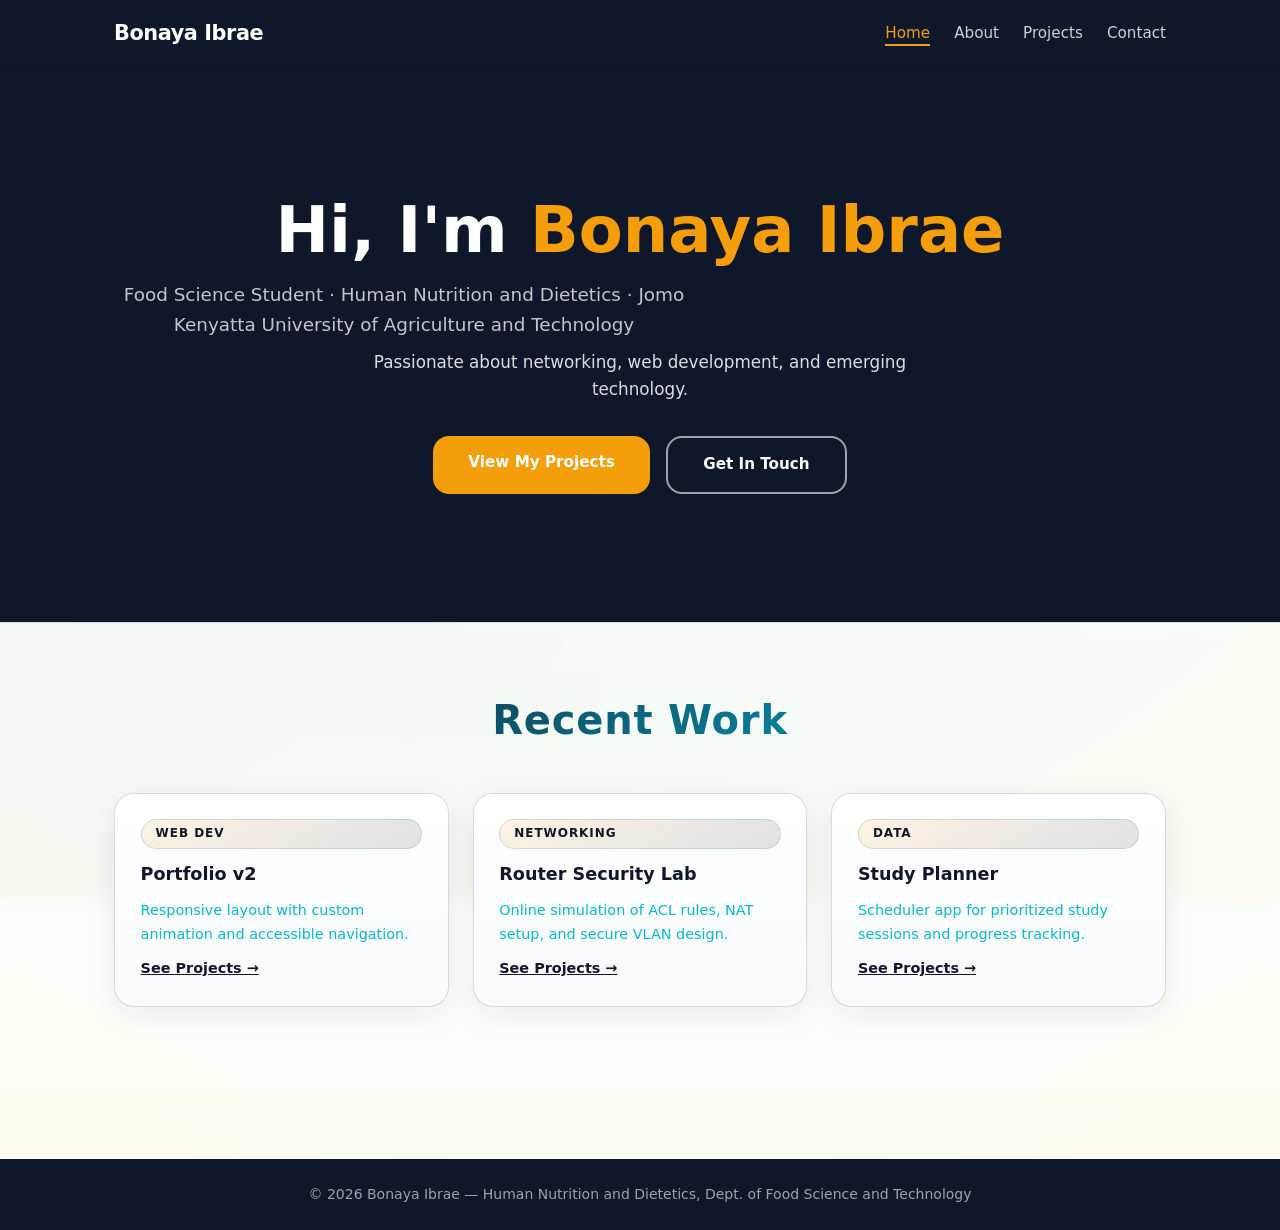
<file: index.html>
<!-- Paste this into EVERY HTML file and customise the <title> and <main> -->
<!DOCTYPE html>
<html lang="en">
<head>
  <meta charset="UTF-8">
  <!-- REQUIRED for responsive design on mobile -->
  <meta name="viewport" content="width=device-width, initial-scale=1.0">
  <meta name="description" content="Portfolio of Bonaya Ibrae — Food Science student at JKUAT">
  <title>Bonaya Ibrae | Portfolio</title>
  <link rel="stylesheet" href="css/style.css">
  <meta name="google-site-verification" content="IMWEQJsufeYtgXxwFRLSCEkJa6uYk1u47TuHpb3jnJY" />
  <meta name="google-site-verification" content="IMWEQJsufeYtgXxwFRLSCEkJa6uYk1u47TuHpb3jnJY" />
</head>
<body>

  <!-- Skip link: allows keyboard users to skip the nav -->
  <a href="#main" class="skip-link">Skip to main content</a>

  <header>
    <div class="container">
      <a href="index.html" class="logo">Bonaya Ibrae</a>
      <nav aria-label="Main navigation">
        <ul>
          <!-- Add class="active" to the current page's link -->
          <li><a href="index.html" class="active">Home</a></li>
          <li><a href="about.html">About</a></li>
          <li><a href="projects.html">Projects</a></li>
          <li><a href="contact.html">Contact</a></li>
        </ul>
      </nav>
    </div>
  </header>

  <main id="main">
   <section class="hero">
  <div class="container">
    <h1>Hi, I'm <span class="accent">Bonaya Ibrae</span></h1>
    <p class="tagline">Food Science Student · Human Nutrition and Dietetics · Jomo Kenyatta University of Agriculture and Technology</p>
    <p>Passionate about networking, web development, and emerging technology.</p>
    <div class="hero-btns">
      <a href="projects.html" class="btn">View My Projects</a>
      <a href="contact.html" class="btn btn-outline">Get In Touch</a>
    </div>
  </div>
</section>

<section class="recent-projects">
  <div class="container">
    <h2>Recent Work</h2>
    <div class="cards">
      <article class="card">
        <span class="card-tag">Web Dev</span>
        <h3>Portfolio v2</h3>
        <p>Responsive layout with custom animation and accessible navigation.</p>
        <a href="projects.html" class="card-link">See Projects →</a>
      </article>
      <article class="card">
        <span class="card-tag">Networking</span>
        <h3>Router Security Lab</h3>
        <p>Online simulation of ACL rules, NAT setup, and secure VLAN design.</p>
        <a href="projects.html" class="card-link">See Projects →</a>
      </article>
      <article class="card">
        <span class="card-tag">Data</span>
        <h3>Study Planner</h3>
        <p>Scheduler app for prioritized study sessions and progress tracking.</p>
        <a href="projects.html" class="card-link">See Projects →</a>
      </article>
    </div>
  </div>
</section>
  </main>

  <footer>
    <div class="container">
      <p>&copy; <span id="year"></span> Bonaya Ibrae — Human Nutrition and Dietetics, Dept. of Food Science and Technology</p>
    </div>
  </footer>
  <script>document.getElementById('year').textContent = new Date().getFullYear();</script>
</body>
</html>
</file>
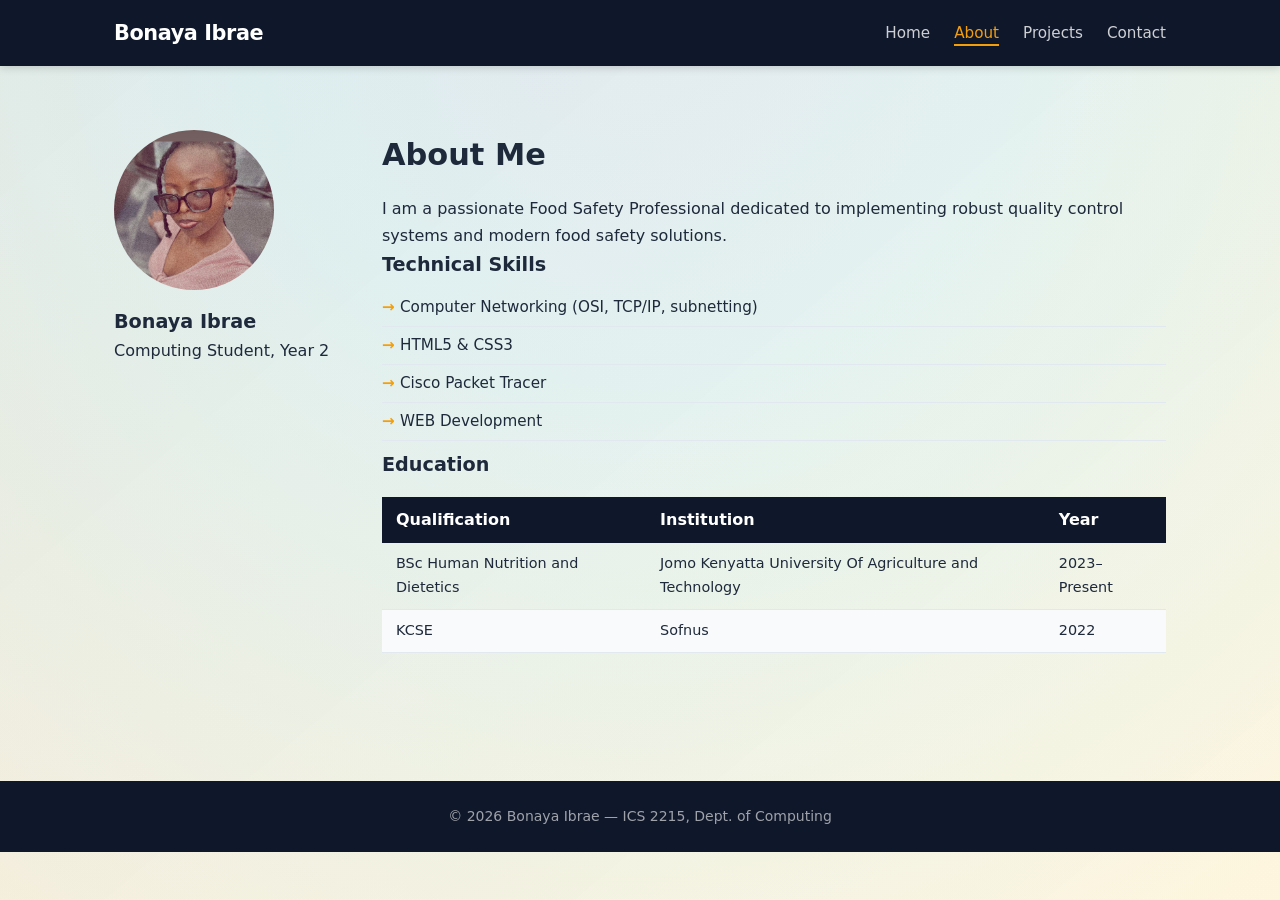
<file: about.html>
<!-- Paste this into EVERY HTML file and customise the <title> and <main> -->
<!DOCTYPE html>
<html lang="en">
<head>
  <meta charset="UTF-8">
  <!-- REQUIRED for responsive design on mobile -->
  <meta name="viewport" content="width=device-width, initial-scale=1.0">
  <meta name="description" content="Portfolio of Bonaya Ibrae — Food Science student at Jkuat">
  <title>Bonaya Ibrae | Portfolio</title>
  <link rel="stylesheet" href="css/style.css">
</head>
<body>

  <!-- Skip link: allows keyboard users to skip the nav -->
  <a href="#main" class="skip-link">Skip to main content</a>

  <header>
    <div class="container">
      <a href="index.html" class="logo">Bonaya Ibrae</a>
      <nav aria-label="Main navigation">
        <ul>
          <!-- Add class="active" to the current page's link -->
          <li><a href="index.html">Home</a></li>
          <li><a href="about.html" class="active">About</a></li>
          <li><a href="projects.html">Projects</a></li>
          <li><a href="contact.html">Contact</a></li>
        </ul>
      </nav>
    </div>
  </header>

  <main id="main">
  <section class="about-section">
  <div class="container about-grid">

    <aside>
      <!-- Profile photo -->
      <img src="Images/profile.jpg"
           alt="[Your Name] — profile photo"
           class="profile-img">
      <h3>Bonaya Ibrae</h3>
      <p class="role">Computing Student, Year 2</p>
    </aside>

    <div>
      <h2>About Me</h2>
      <p>I am a passionate Food Safety Professional dedicated to implementing robust quality control systems and modern food safety solutions.</p>

      <h3>Technical Skills</h3>
      <ul class="skills-list">
        <li>Computer Networking (OSI, TCP/IP, subnetting)</li>
        <li>HTML5 & CSS3</li>
        <li>Cisco Packet Tracer</li>
        <li>WEB Development</li>
      </ul>

      <h3>Education</h3>
      <table>
        <thead>
          <tr><th>Qualification</th><th>Institution</th><th>Year</th></tr>
        </thead>
        <tbody>
          <tr><td>BSc Human Nutrition and Dietetics</td><td>Jomo Kenyatta University Of Agriculture and Technology</td><td>2023–Present</td></tr>
          <tr><td>KCSE</td><td>Sofnus</td><td>2022</td></tr>
        </tbody>
      </table>
    </div>
  </div>
</section>
  </main>

  <footer>
    <div class="container">
      <p>&copy; <span id="year"></span> Bonaya Ibrae — ICS 2215, Dept. of Computing</p>
    </div>
  </footer>
  <script>document.getElementById('year').textContent = new Date().getFullYear();</script>
</body>
</html>
</file>
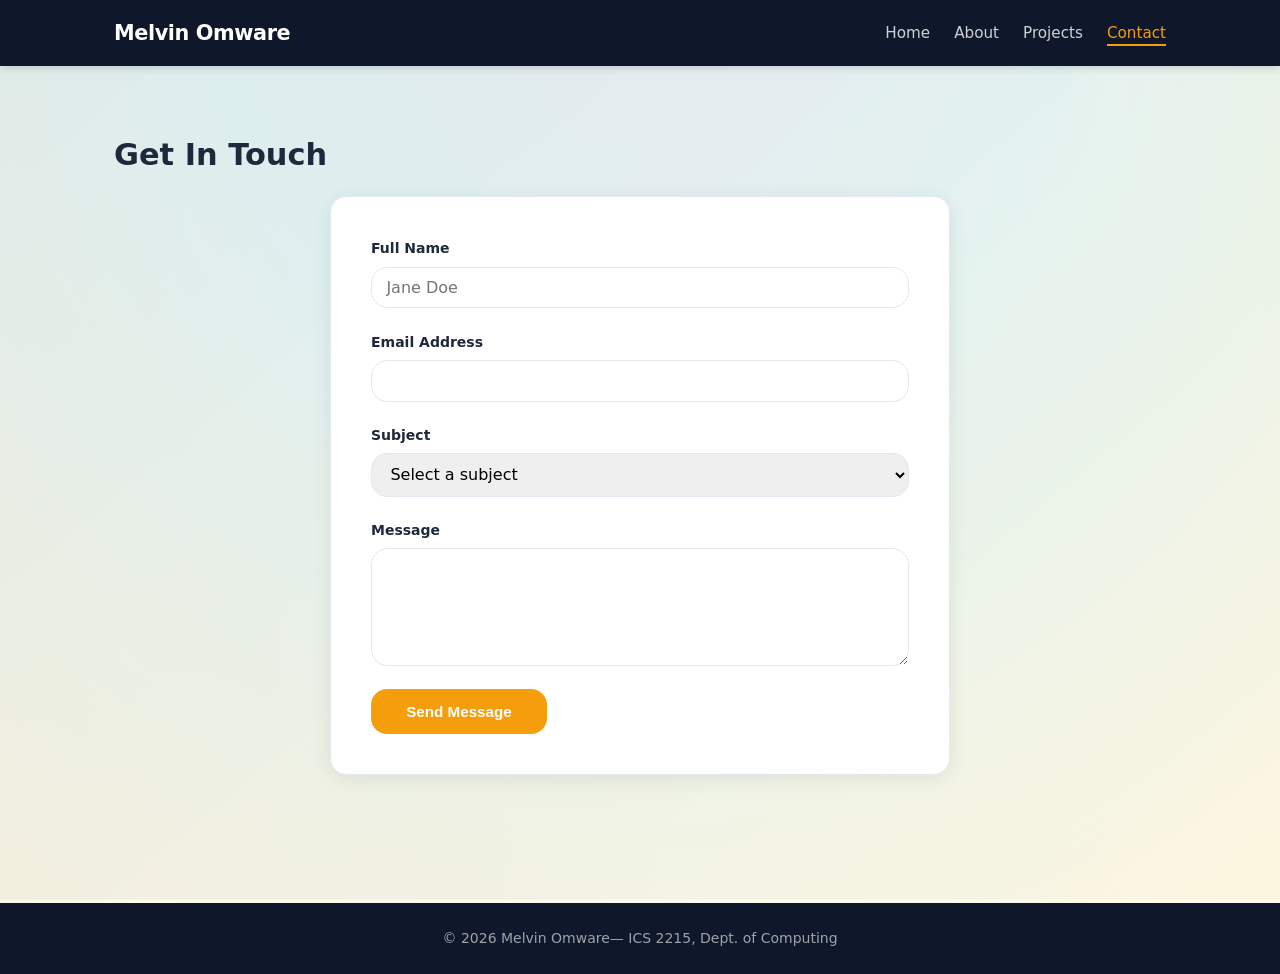
<file: contact.html>
<!-- Paste this into EVERY HTML file and customise the <title> and <main> -->
<!DOCTYPE html>
<html lang="en">
<head>
  <meta charset="UTF-8">
  <!-- REQUIRED for responsive design on mobile -->
  <meta name="viewport" content="width=device-width, initial-scale=1.0">
  <meta name="description" content="Portfolio of Melvin Omware — Computing student at Jkuat">
  <title>Melvin Omware | Portfolio</title>
  <link rel="stylesheet" href="css/style.css">
</head>
<body>

  <!-- Skip link: allows keyboard users to skip the nav -->
  <a href="#main" class="skip-link">Skip to main content</a>

  <header>
    <div class="container">
      <a href="index.html" class="logo">Melvin Omware</a>
      <nav aria-label="Main navigation">
        <ul>
          <!-- Add class="active" to the current page's link -->
          <li><a href="index.html">Home</a></li>
          <li><a href="about.html">About</a></li>
          <li><a href="projects.html">Projects</a></li>
          <li><a href="contact.html" class="active">Contact</a></li>
        </ul>
      </nav>
    </div>
  </header>

  <main id="main">
<section class="contact-section">
  <div class="container">
    <h2>Get In Touch</h2>
    <!-- action="#" keeps the form on the same page (no backend for this lab) -->
    <form class="contact-form" action="#" method="POST" novalidate>

      <div class="form-group">
        <label for="name">Full Name</label>
        <input type="text" id="name" name="name"
               placeholder="Jane Doe" required>
      </div>

      <div class="form-group">
        <label for="email">Email Address</label>
        <input type="email" id="email" name="email" required>
      </div>

      <div class="form-group">
        <label for="subject">Subject</label>
        <select id="subject" name="subject">
          <option value="">Select a subject</option>
          <option>Collaboration</option>
          <option>Employment Opportunity</option>
          <option>General Enquiry</option>
        </select>
      </div>

      <div class="form-group">
        <label for="msg">Message</label>
        <textarea id="msg" name="message" rows="5" required></textarea>
      </div>

      <button type="submit" class="btn">Send Message</button>
    </form>
  </div>
</section>  </main>

  <footer>
    <div class="container">
      <p>&copy; <span id="year"></span> Melvin Omware— ICS 2215, Dept. of Computing</p>
    </div>
  </footer>
  <script>document.getElementById('year').textContent = new Date().getFullYear();</script>
</body>
</html>
</file>
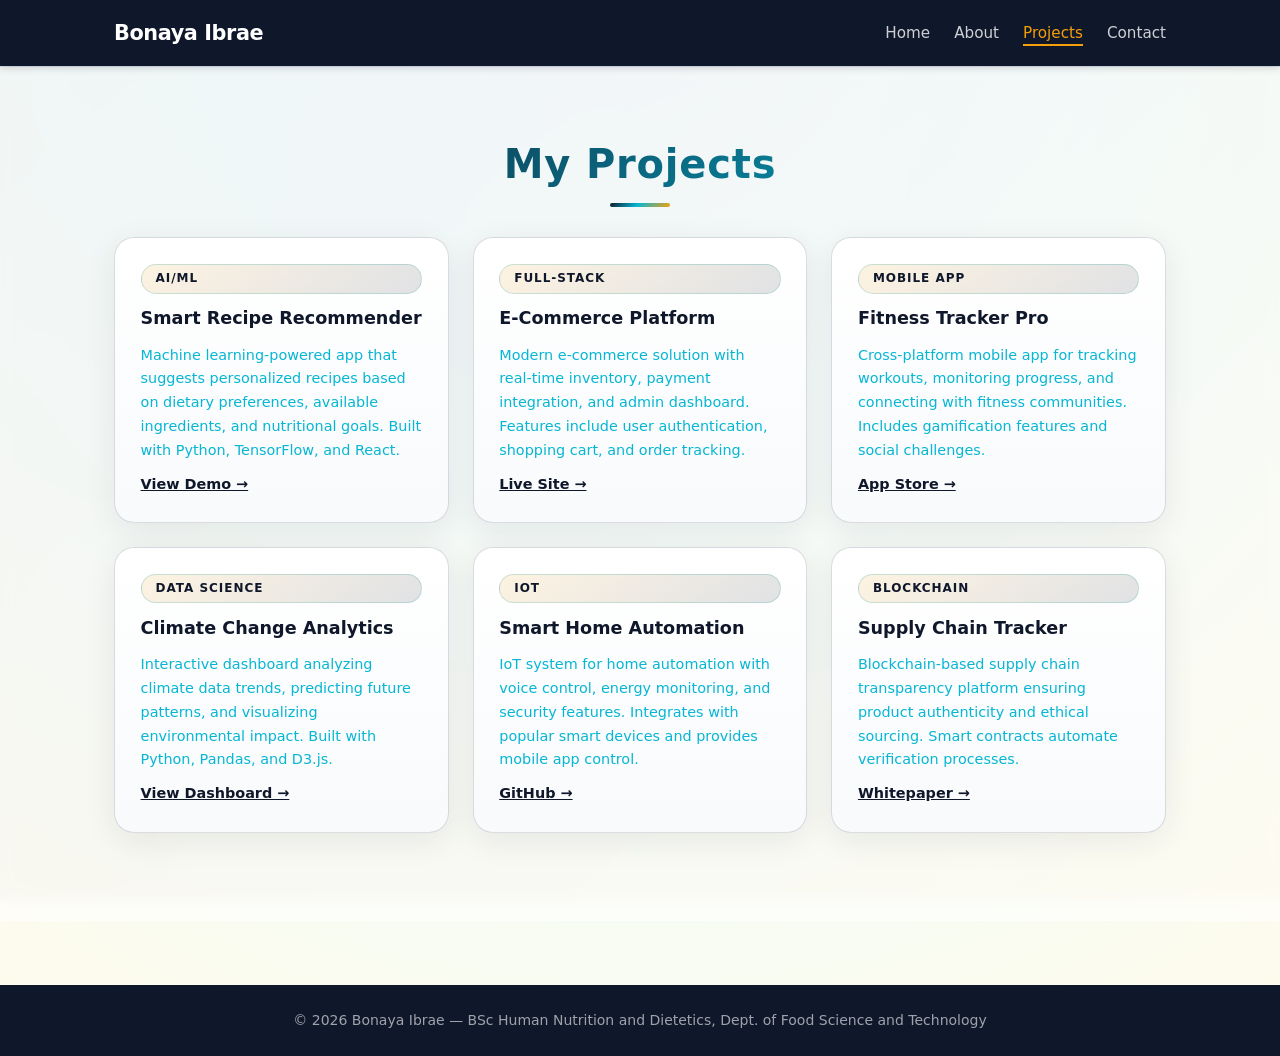
<file: projects.html>
<!-- Paste this into EVERY HTML file and customise the <title> and <main> -->
<!DOCTYPE html>
<html lang="en">
<head>
  <meta charset="UTF-8">
  <!-- REQUIRED for responsive design on mobile -->
  <meta name="viewport" content="width=device-width, initial-scale=1.0">
  <meta name="description" content="Portfolio of Bonaya Ibrae — Food Science student at Jomo Kenyatta University of Agriculture and Technology">
  <title>Bonaya Ibrae | Portfolio</title>
  <link rel="stylesheet" href="css/style.css">
</head>
<body>

  <!-- Skip link: allows keyboard users to skip the nav -->
  <a href="#main" class="skip-link">Skip to main content</a>

  <header>
    <div class="container">
      <a href="index.html" class="logo">Bonaya Ibrae</a>
      <nav aria-label="Main navigation">
        <ul>
          <!-- Add class="active" to the current page's link -->
          <li><a href="index.html">Home</a></li>
          <li><a href="about.html">About</a></li>
          <li><a href="projects.html" class="active">Projects</a></li>
          <li><a href="contact.html">Contact</a></li>
        </ul>
      </nav>
    </div>
  </header>

  <main id="main">
   <section class="projects-section">
  <div class="container">
    <h2>My Projects</h2>
    <div class="cards">

      <!-- Repeat this <article> block for each project (minimum 3) -->
      <article class="card">
        <span class="card-tag">AI/ML</span>
        <h3>Smart Recipe Recommender</h3>
        <p>Machine learning-powered app that suggests personalized recipes based on dietary preferences, available ingredients, and nutritional goals. Built with Python, TensorFlow, and React.</p>
        <a href="#" class="card-link">View Demo →</a>
      </article>

      <article class="card">
        <span class="card-tag">Full-Stack</span>
        <h3>E-Commerce Platform</h3>
        <p>Modern e-commerce solution with real-time inventory, payment integration, and admin dashboard. Features include user authentication, shopping cart, and order tracking.</p>
        <a href="#" class="card-link">Live Site →</a>
      </article>

      <article class="card">
        <span class="card-tag">Mobile App</span>
        <h3>Fitness Tracker Pro</h3>
        <p>Cross-platform mobile app for tracking workouts, monitoring progress, and connecting with fitness communities. Includes gamification features and social challenges.</p>
        <a href="#" class="card-link">App Store →</a>
      </article>

      <article class="card">
        <span class="card-tag">Data Science</span>
        <h3>Climate Change Analytics</h3>
        <p>Interactive dashboard analyzing climate data trends, predicting future patterns, and visualizing environmental impact. Built with Python, Pandas, and D3.js.</p>
        <a href="#" class="card-link">View Dashboard →</a>
      </article>

      <article class="card">
        <span class="card-tag">IoT</span>
        <h3>Smart Home Automation</h3>
        <p>IoT system for home automation with voice control, energy monitoring, and security features. Integrates with popular smart devices and provides mobile app control.</p>
        <a href="#" class="card-link">GitHub →</a>
      </article>

      <article class="card">
        <span class="card-tag">Blockchain</span>
        <h3>Supply Chain Tracker</h3>
        <p>Blockchain-based supply chain transparency platform ensuring product authenticity and ethical sourcing. Smart contracts automate verification processes.</p>
        <a href="#" class="card-link">Whitepaper →</a>
      </article>

    </div>
  </div>
</section>
  </main>

  <footer>
    <div class="container">
      <p>&copy; <span id="year"></span> Bonaya Ibrae — BSc Human Nutrition and Dietetics, Dept. of Food Science and Technology</p>
    </div>
  </footer>
  <script>document.getElementById('year').textContent = new Date().getFullYear();</script>
</body>
</html>
</file>
<file: css/style.css>
/* === 1. RESET & BOX-SIZING === */
*, *::before, *::after {
  box-sizing: border-box;
  margin: 0;
  padding: 0;
}

/* === 2. CSS CUSTOM PROPERTIES (change these to personalise) === */
:root {
  --clr-primary:  #0f172a;  /* Deep dark blue */
  --clr-accent:   #f59e0b;  /* Amber */
  --clr-text:     #1e293b;  /* Dark slate */
  --clr-muted:    #06b6d4;  /* Cyan */
  --clr-bg:       #f8fafc;  /* Light slate */
  --clr-white:    #FFFFFF;
  --clr-border:   #e2e8f0;  /* Slate border */
  --clr-gradient: linear-gradient(135deg, #0f172a 0%, #06b6d4 45%, #f59e0b 100%);
  --radius:       16px;
  --shadow:       0 4px 20px rgba(0,0,0,0.08);
  --max-width:    1100px;
}

/* === 3. BASE TYPOGRAPHY === */
body {
  font-family: 'Segoe UI', system-ui, Arial, sans-serif;
  font-size: 16px;
  line-height: 1.65;
  color: var(--clr-text);
  background: radial-gradient(circle at top, #f0f9ff 0%, #ecfeff 35%, #fffbeb 100%);
  min-height: 100vh;
}

body::before {
  content: '';
  position: fixed;
  inset: 0;
  background: linear-gradient(140deg, rgba(15,23,42,0.08), rgba(245,158,11,0.06));
  pointer-events: none;
  z-index: -1;
}
h1 { font-size: clamp(2rem, 5vw, 3.5rem); line-height: 1.15; }
h2 { font-size: 1.9rem; margin-bottom: 1rem; }
h3 { font-size: 1.2rem; }
a  { color: var(--clr-primary); }
img{ max-width: 100%; height: auto; display: block; }

/* === 4. LAYOUT CONTAINER === */
.container {
  max-width: var(--max-width);
  margin: 0 auto;
  padding: 0 1.5rem;
}

/* === 5. SKIP LINK (accessibility) === */
.skip-link {
  position: absolute;
  top: -100px;
  left: 0;
  background: var(--clr-primary);
  color: white;
  padding: 0.5rem 1rem;
  z-index: 9999;
  text-decoration: none;
}
.skip-link:focus { top: 0; }

/* === 6. HEADER + NAVIGATION (Flexbox) === */
header {
  background: var(--clr-primary);
  padding: 1rem 0;
  position: sticky;
  top: 0;
  z-index: 100;
  box-shadow: 0 2px 8px rgba(0,0,0,0.15);
}
header .container {
  display: flex;              /* FLEXBOX — row layout */
  justify-content: space-between;
  align-items: center;
  flex-wrap: wrap;
  gap: 0.75rem;
}
.logo {
  font-size: 1.3rem;
  font-weight: 700;
  color: white;
  text-decoration: none;
  letter-spacing: -0.02em;
}
nav ul  { list-style: none; display: flex; gap: 1.5rem; }
nav a   {
  color: rgba(255,255,255,0.8);
  text-decoration: none;
  font-size: 0.95rem;
  font-weight: 500;
  padding-bottom: 2px;
  border-bottom: 2px solid transparent;
  transition: all 0.2s;
}
nav a:hover, nav a.active {
  color: var(--clr-accent);
  border-bottom-color: var(--clr-accent);
}

/* === 7. HERO SECTION === */
.hero {
  background: var(--clr-primary);
  color: white;
  padding: 6rem 1.5rem;
  text-align: center;
}
.hero .accent { color: var(--clr-accent); }
.hero .tagline {
  font-size: 1.15rem;
  opacity: 0.75;
  margin: 0.75rem 0 0.5rem;
}
.hero p {
  max-width: 580px;
  margin: 0 auto 2rem;
  opacity: 0.85;
  font-size: 1.05rem;
}
.hero-btns { display: flex; gap: 1rem; justify-content: center; flex-wrap: wrap; }

/* === 8. BUTTONS === */
.btn {
  display: inline-block;
  padding: 0.9rem 2.2rem;
  background: var(--clr-accent);
  color: white;
  border-radius: var(--radius);
  text-decoration: none;
  font-weight: 600;
  font-size: 0.95rem;
  border: none;
  cursor: pointer;
  transition: all 0.3s ease;
  position: relative;
  overflow: hidden;
}
.btn::before {
  content: '';
  position: absolute;
  top: 0;
  left: -100%;
  width: 100%;
  height: 100%;
  background: linear-gradient(90deg, transparent, rgba(255,255,255,0.2), transparent);
  transition: left 0.5s;
}
.btn:hover::before {
  left: 100%;
}
.btn:hover {
  opacity: 0.95;
  transform: translateY(-2px);
  box-shadow: 0 8px 25px rgba(245,158,11,0.3);
}
.btn:hover     { opacity: 0.88; transform: translateY(-1px); }
.btn-outline   {
  background: transparent;
  border: 2px solid rgba(255,255,255,0.6);
  color: white;
}
.btn-outline:hover { border-color: white; }

/* === 9. PROJECT CARDS (CSS Grid) === */
.projects-section,
.recent-projects {
  padding: 4rem 0;
  background: rgba(255, 255, 255, 0.55);
  border-top: 1px solid rgba(200, 212, 232, 0.65);
  backdrop-filter: blur(6px);
}
.projects-section h2,
.recent-projects h2 {
  text-align: center;
  margin-bottom: 1rem;
  color: var(--clr-primary);
  letter-spacing: 0.02em;
  font-size: clamp(1.8rem, 4vw, 2.5rem);
  font-weight: 700;
  background: linear-gradient(135deg, var(--clr-primary), var(--clr-muted));
  -webkit-background-clip: text;
  -webkit-text-fill-color: transparent;
  background-clip: text;
  position: relative;
}

.projects-section h2::after {
  content: '';
  position: absolute;
  bottom: -10px;
  left: 50%;
  transform: translateX(-50%);
  width: 60px;
  height: 4px;
  background: var(--clr-gradient);
  border-radius: 2px;
}
.cards {
  display: grid;
  grid-template-columns: repeat(auto-fit, minmax(260px, 1fr));
  gap: 1.5rem;
  padding: 1.5rem 0;
}
.card {
  background: linear-gradient(180deg, #ffffff 0%, #f8fafc 100%);
  border-radius: calc(var(--radius) + 4px);
  padding: 1.6rem;
  border: 1px solid rgba(15,23,42,0.15);
  box-shadow: 0 8px 32px rgba(15,23,42,0.08);
  display: flex;
  flex-direction: column;
  gap: 0.65rem;
  transition: all 0.4s cubic-bezier(0.175, 0.885, 0.32, 1.275);
  position: relative;
  overflow: hidden;
  animation: fadeInUp 0.6s ease-out forwards;
  opacity: 0;
  transform: translateY(30px);
}

.card:nth-child(1) { animation-delay: 0.1s; }
.card:nth-child(2) { animation-delay: 0.2s; }
.card:nth-child(3) { animation-delay: 0.3s; }
.card:nth-child(4) { animation-delay: 0.4s; }
.card:nth-child(5) { animation-delay: 0.5s; }
.card:nth-child(6) { animation-delay: 0.6s; }

@keyframes fadeInUp {
  to {
    opacity: 1;
    transform: translateY(0);
  }
}
.card::after {
  content: '';
  position: absolute;
  inset: -40px;
  background: radial-gradient(circle at 30% 30%, rgba(245,158,11,0.15), transparent 50%);
  transform: scale(0.9);
  opacity: 0;
  transition: opacity 0.4s ease, transform 0.4s ease;
}
.card:hover::after {
  opacity: 1;
  transform: scale(1.15);
}
.card:hover {
  transform: translateY(-8px) rotate(-0.5deg);
  box-shadow: 0 16px 48px rgba(15,23,42,0.15);
  border-color: rgba(245,158,11,0.3);
}
.card-tag {
  display: inline-block;
  background: linear-gradient(140deg, rgba(245,158,11,0.12), rgba(15,23,42,0.12));
  color: #0f172a;
  font-size: 0.75rem;
  font-weight: 700;
  padding: 4px 14px;
  border-radius: 20px;
  text-transform: uppercase;
  letter-spacing: 0.08em;
  border: 1px solid rgba(13,148,136,0.2);
}
.card h3    { font-size: 1.1rem; color: var(--clr-primary); }
.card p     { font-size: 0.9rem; color: var(--clr-muted); flex: 1; }
.card-link  { margin-top: auto; font-weight: 600; font-size: 0.9rem; }

/* === 10. ABOUT PAGE === */
.about-section  { padding: 4rem 0; }
.profile-img    { width: 160px; height: 160px; border-radius: 50%; object-fit: cover; margin-bottom: 1rem; }
.skills-list    { list-style: none; padding: 0.5rem 0; }
.skills-list li { padding: 6px 0; border-bottom: 1px solid var(--clr-border); font-size: 0.95rem; }
.skills-list li::before { content: "→ "; color: var(--clr-accent); font-weight: 700; }

table          { width: 100%; border-collapse: collapse; margin-top: 1rem; }
table th       { background: var(--clr-primary); color: white; padding: 10px 14px; text-align: left; }
table td       { padding: 9px 14px; border-bottom: 1px solid var(--clr-border); font-size: 0.9rem; }
table tr:nth-child(even) td { background: var(--clr-bg); }

/* === 11. CONTACT FORM === */
.contact-section  { padding: 4rem 0; }
.contact-form     { max-width: 620px; margin: 0 auto; background: var(--clr-white); padding: 2.5rem; border-radius: var(--radius); border: 1px solid var(--clr-border); box-shadow: var(--shadow); }
.form-group       { display: flex; flex-direction: column; gap: 6px; margin-bottom: 1.4rem; }
label             { font-size: 0.875rem; font-weight: 600; color: var(--clr-text); }
input, select, textarea {
  width: 100%;
  padding: 0.65rem 0.9rem;
  border: 1.5px solid var(--clr-border);
  border-radius: var(--radius);
  font-size: 1rem;
  font-family: inherit;
  transition: border-color 0.2s, box-shadow 0.2s;
}
input:focus, select:focus, textarea:focus {
  outline: none;
  border-color: var(--clr-primary);
  box-shadow: 0 0 0 3px rgba(15,23,42,0.15);
}

/* === 12. FOOTER === */
footer {
  background: var(--clr-primary);
  color: rgba(255,255,255,0.6);
  text-align: center;
  padding: 1.5rem;
  font-size: 0.875rem;
  margin-top: 4rem;
}
/* === 13. RESPONSIVE MEDIA QUERIES === */

/* Tablet and above — 768px+ */
@media (min-width: 768px) {
  .about-grid {
    display: grid;
    grid-template-columns: 220px 1fr;
    gap: 3rem;
    align-items: start;
  }
  .hero { padding: 8rem 1.5rem; }
}

/* Desktop — 1024px+ */
@media (min-width: 1024px) {
  .cards   { grid-template-columns: repeat(3, 1fr); }
  .hero h1 { font-size: 4rem; }
}

/* Mobile only — collapse nav to centre-aligned column */
@media (max-width: 599px) {
  header .container {
    flex-direction: column;
    text-align: center;
  }
  nav ul {
    gap: 1rem;
    flex-wrap: wrap;
    justify-content: center;
  }
  .hero  { padding: 3.5rem 1rem; }
  .contact-form { padding: 1.5rem; }
}

/* Print — hide navigation and buttons */
@media print {
  header, footer, .btn, .hero-btns { display: none; }
  body { font-size: 12pt; color: black; background: white; }
}
</file>
